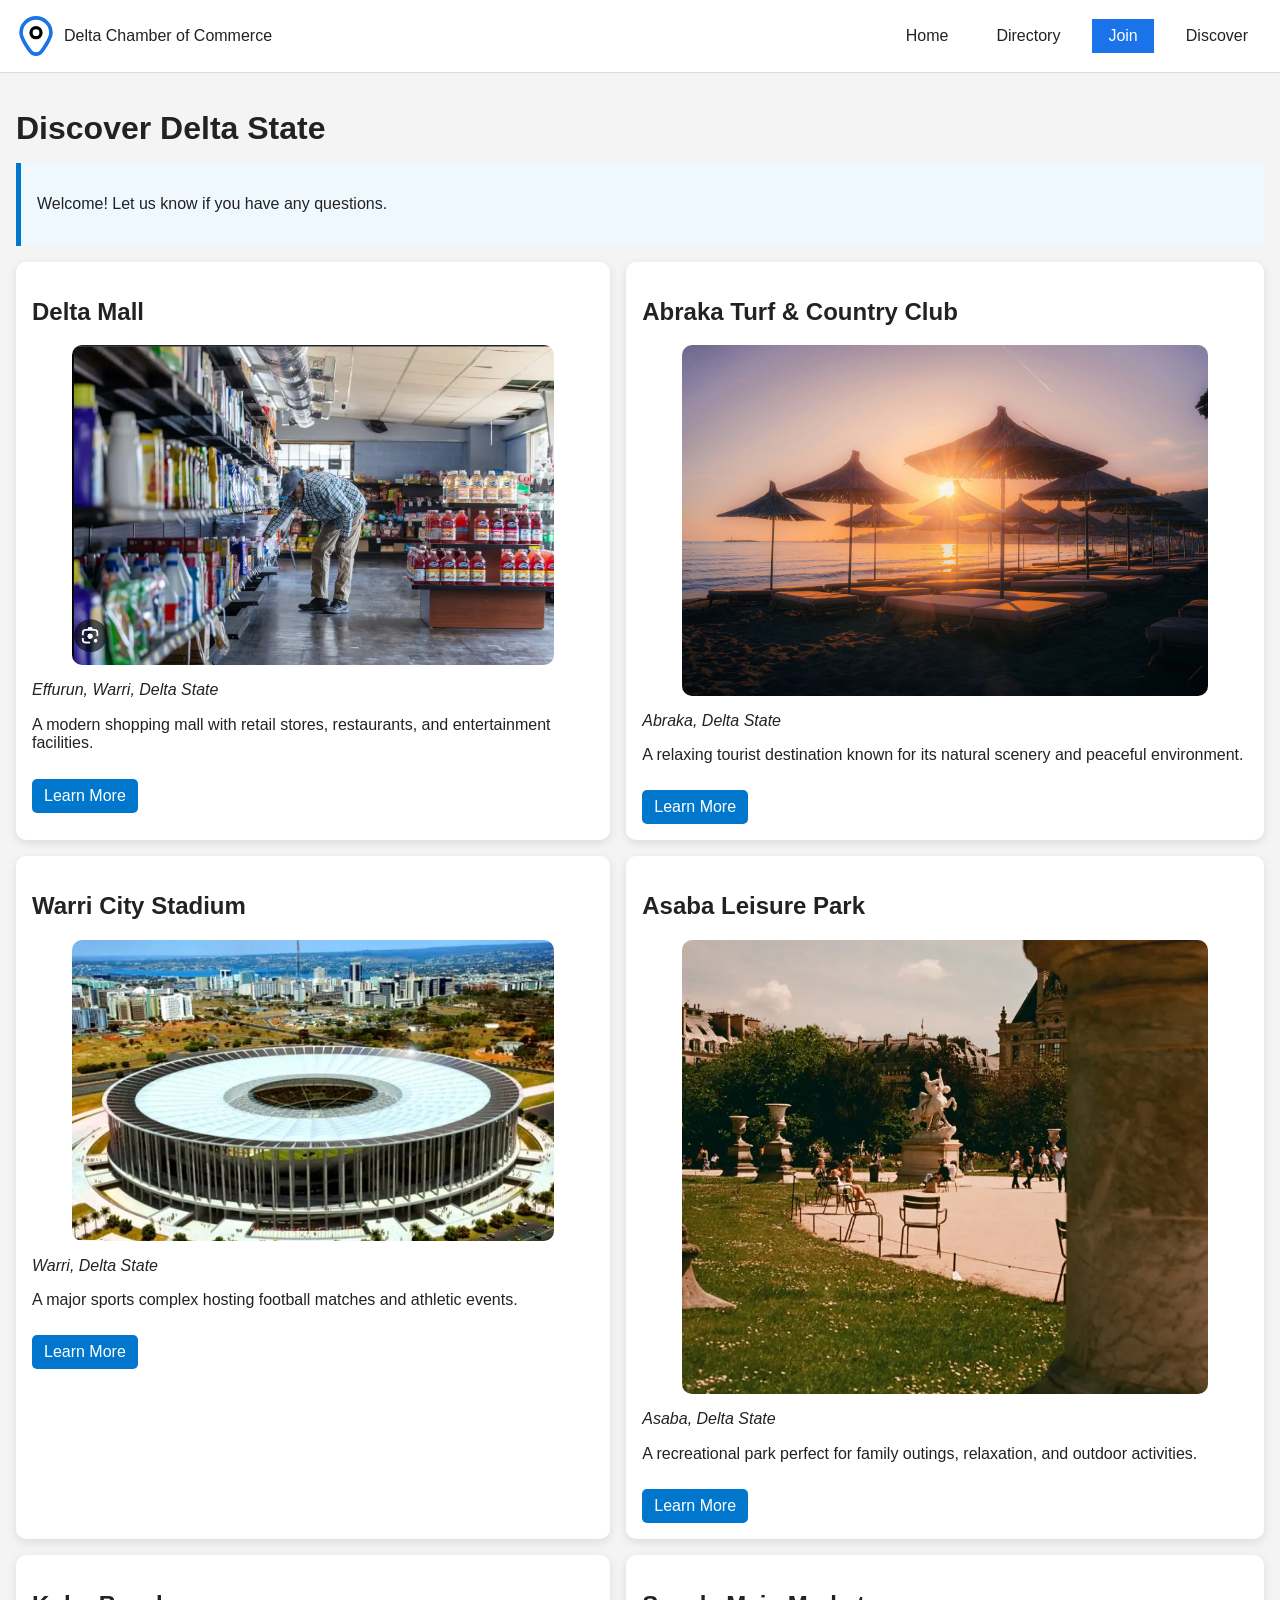
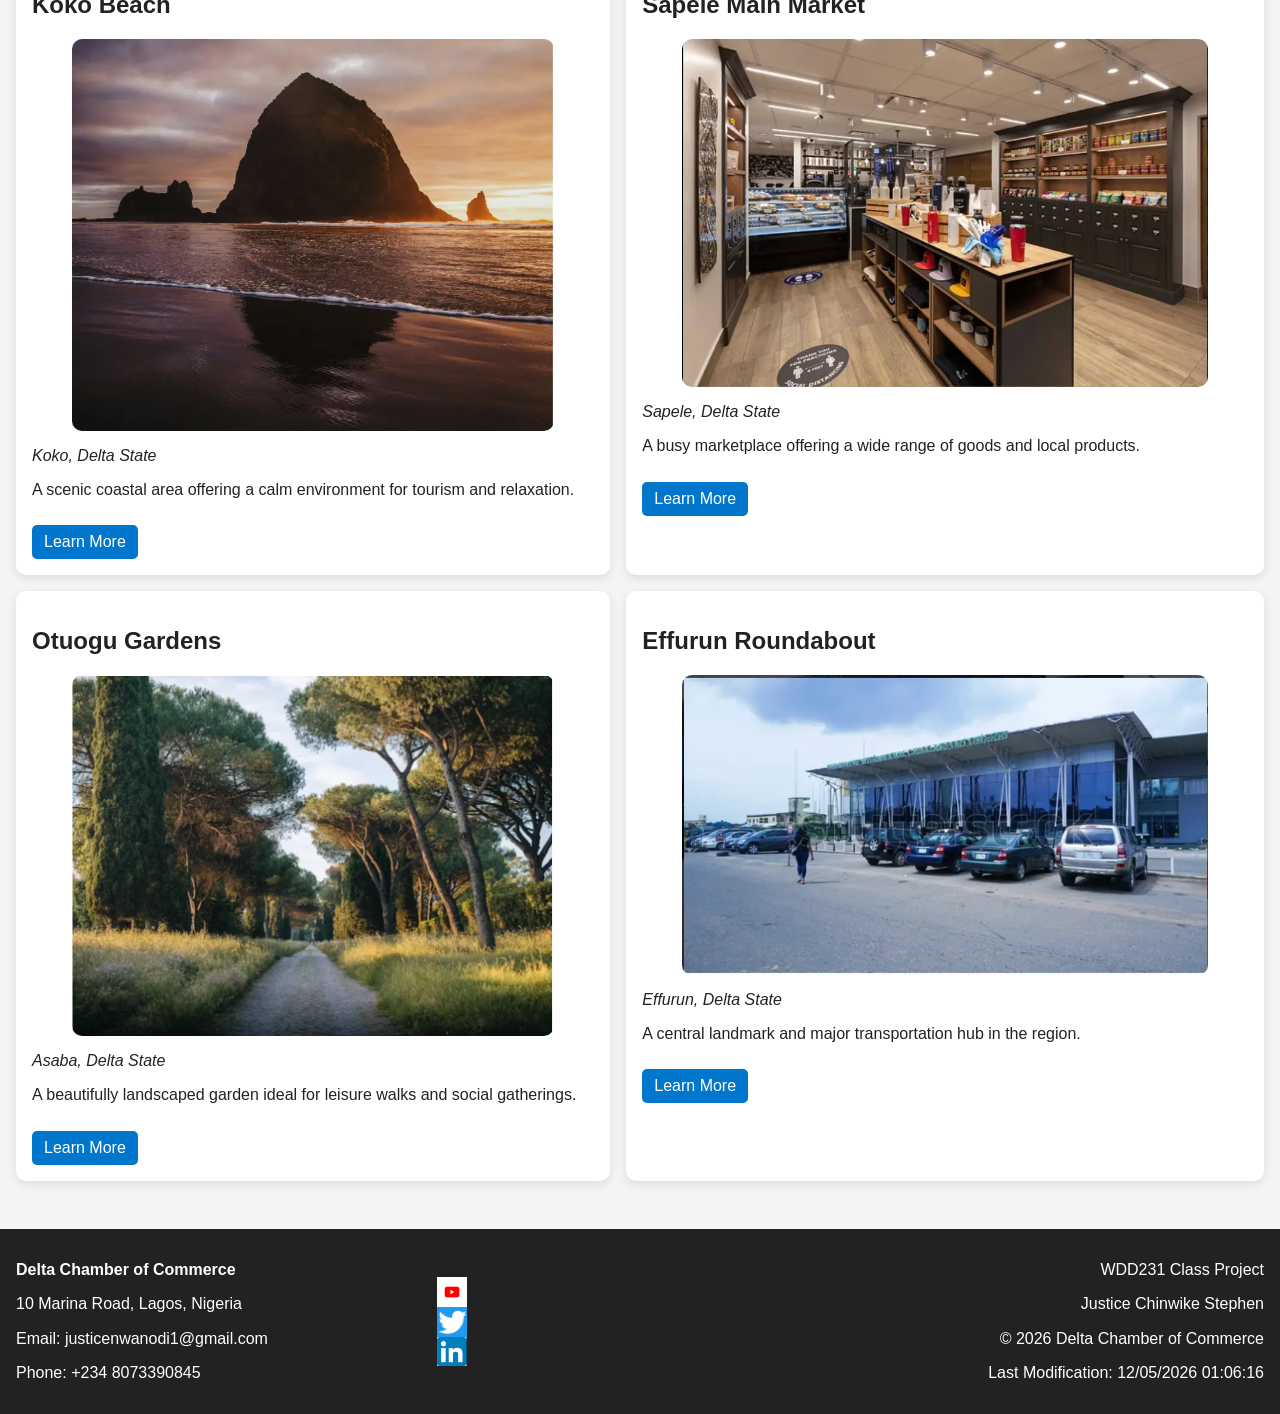
<file: chamber/discover.html>
<!DOCTYPE html>
<html lang="en">
<head>
    <meta charset="UTF-8">
    <meta name="viewport" content="width=device-width, initial-scale=1.0">

    <title>Discover | Delta Chamber of Commerce</title>
    <meta name="description" content="Apply to join the Delta Chamber of Commerce for better experience.">
    <meta name="author" content="Justice Chinwike Stephen">

    <!-- Favicon -->
    <link rel="icon" href="images/marker.svg">

    <!-- CSS -->
    <link rel="stylesheet" href="styles/normalize.css">
    <link rel="stylesheet" href="styles/small.css">
    <link rel="stylesheet" href="styles/large.css">
    <link rel="stylesheet" href="styles/medium.css">

    <!-- JS -->
    <script src="scripts/main.js" defer></script>
    <script type="module" src="scripts/discover.js"></script>
</head>

<body>

    <!-- HEADER -->
    <header>
        <div class="logo">
            <img src="images/marker.svg" alt="Delta Chamber Logo">
            <span>Delta Chamber of Commerce</span>
        </div>

        <button id="menuBtn">☰</button>

        <nav id="navMenu">
            <ul>
                <li><a href="index.html">Home</a></li>
                <li><a href="directory.html">Directory</a></li>
                <li><a href="join.html" class="active">Join</a></li>
                <li><a href="discover.html">Discover</a></li>
            </ul>
        </nav>
    </header>

    <!-- MAIN CONTENT -->
    <main>

        <h1>Discover Delta State</h1>

        <!-- VISIT MESSAGE -->
        <section class="visit-message">
            <p id="visitMessage"></p>
        </section>

        <!-- DISCOVER GRID -->
        <section class="discover-grid" id="discoverContainer">
            <!-- Cards will be inserted dynamically -->
        </section>

    </main>

    <!-- FOOTER (same as index.html) -->
    <footer>
        <div class="footer-container">

            <div class="contact">
                <p><strong>Delta Chamber of Commerce</strong></p>
                <p>10 Marina Road, Lagos, Nigeria</p>
                <p>Email: justicenwanodi1@gmail.com</p>
                <p>Phone: +234 8073390845</p>
            </div>

            <div class="social">
                <a href="https://www.youtube.com/" target="_blank" rel="noopener">
                    <img src="images/youtube-logo.avif" alt="YouTube">
                </a>
                <a href="https://twitter.com/" target="_blank" rel="noopener">
                    <img src="images/twitter-logo.avif" alt="Twitter">
                </a>
                <a href="https://www.linkedin.com/" target="_blank" rel="noopener">
                    <img src="images/linkedin-logo.avif" alt="LinkedIn">
                </a>
            </div>

            <div class="dev-info">
                <p>WDD231 Class Project</p>
                <p>Justice Chinwike Stephen</p>
                <p>&copy; <span id="year"></span> Delta Chamber of Commerce</p>
                <p>Last Modification: <span id="lastModified"></span></p>
            </div>

        </div>
    </footer>

</body>
</html>
</file>
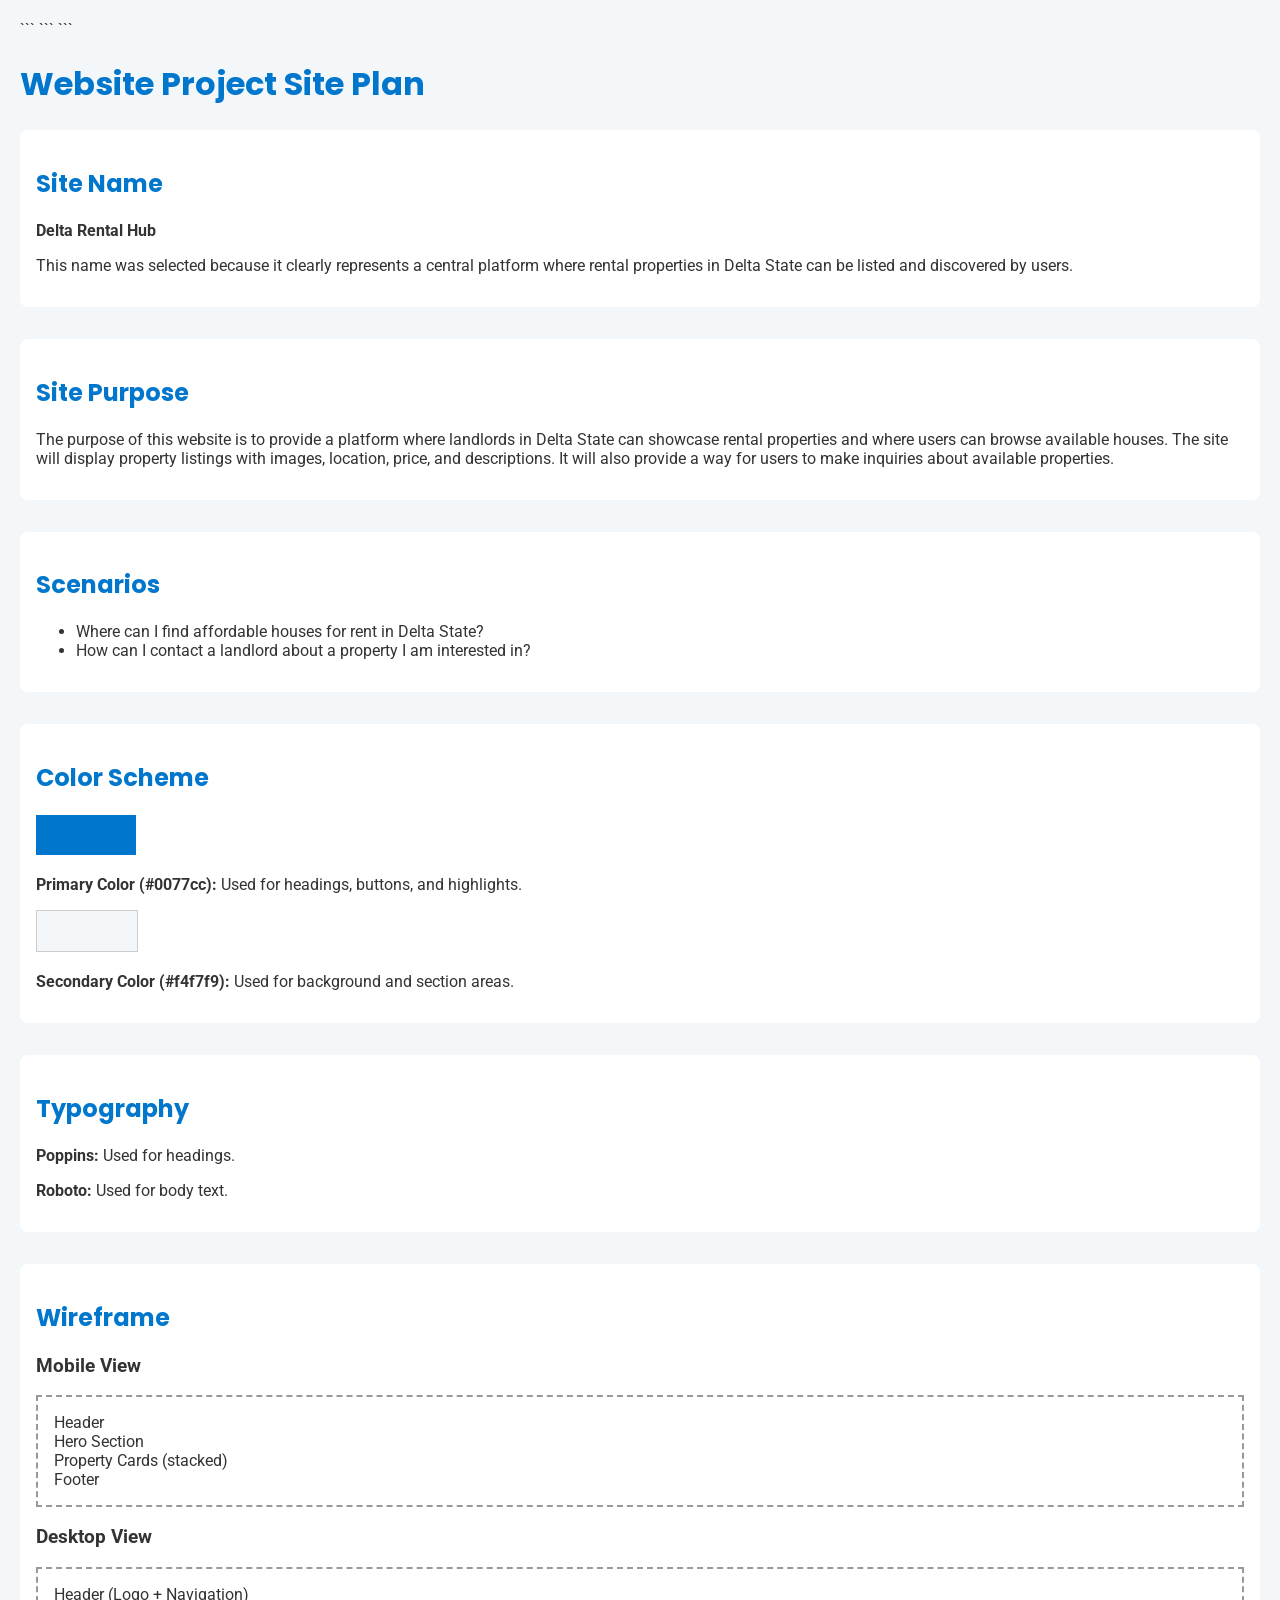
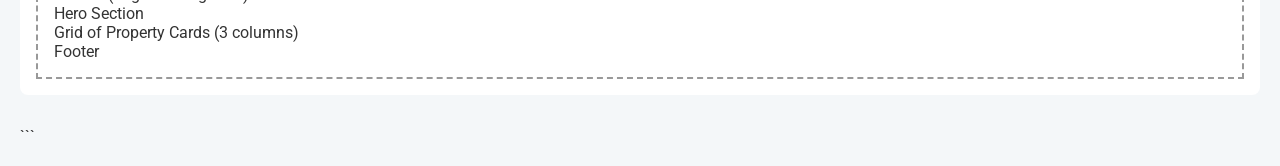
<file: project/site-plan.html>
<!DOCTYPE html>

<html lang="en">
<head>
    <meta charset="UTF-8">
    <meta name="viewport" content="width=device-width, initial-scale=1.0">
    <title>Site Plan - Delta Rental Hub</title>

```
<!-- Google Fonts -->
<link href="https://fonts.googleapis.com/css2?family=Poppins&family=Roboto&display=swap" rel="stylesheet">

<style>
    body {
        font-family: 'Roboto', sans-serif;
        margin: 20px;
        background-color: #f4f7f9;
        color: #333;
    }

    h1, h2 {
        font-family: 'Poppins', sans-serif;
        color: #0077cc;
    }

    section {
        margin-bottom: 2rem;
        padding: 1rem;
        background: #ffffff;
        border-radius: 8px;
    }

    .color-box {
        display: inline-block;
        width: 100px;
        height: 40px;
        margin-right: 10px;
    }

    .primary {
        background: #0077cc;
    }

    .secondary {
        background: #f4f7f9;
        border: 1px solid #ccc;
    }

    .wireframe {
        border: 2px dashed #999;
        padding: 1rem;
        margin-top: 1rem;
    }
</style>
```

</head>

<body>

```
<h1>Website Project Site Plan</h1>

<!-- SITE NAME -->
<section>
    <h2>Site Name</h2>
    <p><strong>Delta Rental Hub</strong></p>
    <p>This name was selected because it clearly represents a central platform where rental properties in Delta State can be listed and discovered by users.</p>
</section>

<!-- SITE PURPOSE -->
<section>
    <h2>Site Purpose</h2>
    <p>The purpose of this website is to provide a platform where landlords in Delta State can showcase rental properties and where users can browse available houses. The site will display property listings with images, location, price, and descriptions. It will also provide a way for users to make inquiries about available properties.</p>
</section>

<!-- SCENARIOS -->
<section>
    <h2>Scenarios</h2>
    <ul>
        <li>Where can I find affordable houses for rent in Delta State?</li>
        <li>How can I contact a landlord about a property I am interested in?</li>
    </ul>
</section>

<!-- COLOR SCHEME -->
<section>
    <h2>Color Scheme</h2>
    <div class="color-box primary"></div>
    <p><strong>Primary Color (#0077cc):</strong> Used for headings, buttons, and highlights.</p>

    <div class="color-box secondary"></div>
    <p><strong>Secondary Color (#f4f7f9):</strong> Used for background and section areas.</p>
</section>

<!-- TYPOGRAPHY -->
<section>
    <h2>Typography</h2>
    <p><strong>Poppins:</strong> Used for headings.</p>
    <p><strong>Roboto:</strong> Used for body text.</p>
</section>

<!-- WIREFRAME -->
<section>
    <h2>Wireframe</h2>

    <h3>Mobile View</h3>
    <div class="wireframe">
        Header<br>
        Hero Section<br>
        Property Cards (stacked)<br>
        Footer
    </div>

    <h3>Desktop View</h3>
    <div class="wireframe">
        Header (Logo + Navigation)<br>
        Hero Section<br>
        Grid of Property Cards (3 columns)<br>
        Footer
    </div>
</section>
```

</body>
</html>
</file>
<file: chamber/styles/small.css>
/* ===== ROOT VARIABLES ===== */
:root {
    --primary-color: #1a73e8;
    --secondary-color: #333;
    --background-color: #f4f4f4;
    --text-color: #222;
}

/* ===== GLOBAL ===== */
body {
    font-family: Arial, Helvetica, sans-serif;
    margin: 0;
    background-color: var(--background-color);
    color: var(--text-color);
}

img {
    max-width: 100%;
    display: block;
}

/* ===== HEADER ===== */
header {
    display: flex;
    justify-content: space-between;
    align-items: center;
    padding: 1rem;
    background: white;
    border-bottom: 1px solid #ddd;
}

.logo {
    display: flex;
    align-items: center;
    gap: 0.5rem;
}

.logo img {
    width: 40px;
    height: auto;
}

#menuBtn {
    font-size: 1.5rem;
    background: none;
    border: none;
    cursor: pointer;
}

/* ===== NAVIGATION ===== */
nav {
    display: none;
}

nav.open {
    display: block;
}

nav ul {
    list-style: none;
    padding: 0;
    margin: 0;
}

nav li {
    border-bottom: 1px solid #ddd;
}

nav a {
    display: block;
    padding: 0.75rem;
    text-decoration: none;
    color: var(--text-color);
}

nav a:hover,
nav a.active {
    background-color: var(--primary-color);
    color: white;
}

/* ===== MAIN ===== */
main {
    padding: 1rem;
}

h1 {
    margin-bottom: 1rem;
}

/* ===== VIEW TOGGLE ===== */
.view-toggle {
    display: flex;
    gap: 1rem;
    margin-bottom: 1rem;
}

.view-toggle button {
    padding: 0.5rem 1rem;
    border: none;
    background: var(--secondary-color);
    color: white;
    cursor: pointer;
}

/* ===== DIRECTORY ===== */
#directory.grid {
    display: grid;
    grid-template-columns: 1fr;
    gap: 1rem;
}

/* CARD STYLE */
.card {
    background: white;
    padding: 1rem;
    border-radius: 8px;
    box-shadow: 0 0 5px rgba(0,0,0,0.1);
    display: flex;
    align-items: center;
    gap: 1rem;
}

.card img {
    width: 80px;
    height: 80px;
    object-fit: contain;
    flex-shrink: 0;
}

.card h3 {
    margin: 0.5rem 0;
}

.card p {
    margin: 0.25rem 0;
}

/* ===== LIST VIEW ===== */
#directory.list {
    display: flex;
    flex-direction: column;
}

#directory.list .card {
    display: flex;
    gap: 1rem;
    align-items: center;
}

/* ===== FOOTER ===== */
footer {
    background: #222;
    color: white;
    padding: 1rem;
    margin-top: 2rem;
}

.footer-container {
    display: flex;
    flex-direction: column;
    gap: 1rem;
}

footer img {
    width: 30px;
}

/*===== Home page Styling =====*/
#navMenu {
    display: none;
}

#navMenu.open {
    display: block;
}

/* Spotlight cards */
.spotlight-card {
    border: 1px solid #ccc;
    padding: 1rem;
    margin: 1rem 0;
    text-align: center;
}

.spotlight-card img {
    max-width: 100px;
}

/* SPOTLIGHT GRID */
#spotlight-container {
    display: grid;
    gap: 1rem;
    padding: 1rem;
}

/* DESKTOP VIEW */
@media (min-width: 768px) {
    #spotlight-container {
        grid-template-columns: repeat(3, 1fr);
    }
}

/* CARD STYLE */
.spotlight-card {
    border-radius: 12px;
    overflow: hidden;
    background: #fff;
    box-shadow: 0 4px 12px rgba(0,0,0,0.1);
    transition: transform 0.3s ease, box-shadow 0.3s ease;
}

/* HOVER EFFECT */
.spotlight-card:hover {
    transform: translateY(-5px);
    box-shadow: 0 8px 20px rgba(0,0,0,0.15);
}

/* HEADER */
.card-header {
    text-align: center;
    padding: 1rem;
}

.card-header img {
    max-width: 80px;
    margin-bottom: 0.5rem;
}

/* BODY */
.card-body {
    padding: 1rem;
    text-align: center;
}

.card-body .tagline {
    font-style: italic;
    color: #555;
    margin-bottom: 0.5rem;
}

/* FOOTER */
.card-footer {
    text-align: center;
    padding: 0.5rem;
    font-weight: bold;
    color: #fff;
}

/* GOLD STYLE */
.gold {
    background: linear-gradient(135deg, gold, #d4af37);
}

/* SILVER STYLE */
.silver {
    background: linear-gradient(135deg, #ccc, #999);
}


/*===== Join Page Styling =====*/
/* MEMBERSHIP CARDS */
.membership-cards {
    display: grid;
    gap: 1rem;
    margin-top: 2rem;
}

.card {
    padding: 1rem;
    border-radius: 10px;
    background: #fff;
    box-shadow: 0 4px 10px rgba(0,0,0,0.1);
    text-align: center;

    /* Animation */
    opacity: 0;
    transform: translateY(20px);
    animation: fadeIn 1s forwards;
}

/* Delay animation for each card */
.card:nth-child(1) { animation-delay: 0.2s; }
.card:nth-child(2) { animation-delay: 0.4s; }
.card:nth-child(3) { animation-delay: 0.6s; }
.card:nth-child(4) { animation-delay: 0.8s; }

/* Animation keyframes */
@keyframes fadeIn {
    to {
        opacity: 1;
        transform: translateY(0);
    }
}

/* MODAL */
.modal {
    display: none;
    position: fixed;
    top: 0;
    left: 0;
    width: 100%;
    height: 100%;
    background: rgba(0,0,0,0.5);
}

.modal-content {
    background: #fff;
    margin: 10% auto;
    padding: 1rem;
    width: 80%;
    max-width: 400px;
    border-radius: 10px;
}

.close {
    float: right;
    cursor: pointer;
    font-size: 20px;
}

/* Form Section */
/* FORM LAYOUT */
.join-form {
    display: flex;
    flex-direction: column;
    gap: 1rem;
    padding: 1rem;
}

/* FORM GROUP */
.form-group label {
    display: flex;
    flex-direction: column;
    font-weight: 500;
}

/* INPUTS */
.join-form input,
.join-form select,
.join-form textarea {
    padding: 0.5rem;
    border-radius: 6px;
    border: 1px solid #ccc;
    margin-top: 0.3rem;
    font-size: 1rem;
}

/* FOCUS EFFECT */
.join-form input:focus,
.join-form select:focus,
.join-form textarea:focus {
    outline: none;
    border-color: #0077cc;
}

/* BUTTON */
.submit-btn {
    background: #0077cc;
    color: #fff;
    border: none;
    padding: 0.7rem;
    border-radius: 6px;
    cursor: pointer;
    font-size: 1rem;
}

.submit-btn:hover {
    background: #005fa3;
}

/* Join Page Styling*/
.thankyou {
    max-width: 600px;
    margin: 2rem auto;
    padding: 1rem;
    background: #fff;
    border-radius: 10px;
    box-shadow: 0 4px 10px rgba(0,0,0,0.1);
}

.thankyou p {
    margin: 0.5rem 0;
}

/*===== Making the Join page Appear More Professional =====*/

/* Two column design (Moves membeship card to right and form in the left) */
.join-container {
    display: grid;
    gap: 2rem;
}

/* Desktop layout */
@media (min-width: 768px) {
    .join-container {
        grid-template-columns: 1fr 1fr;
        align-items: start;
    }
}

/* Form styling: Improves readability and spacing */
.join-form {
    background: #fff;
    padding: 1.5rem;
    border-radius: 12px;
    box-shadow: 0 4px 12px rgba(0,0,0,0.08);
}

.form-group {
    margin-bottom: 1rem;
}

.join-form input,
.join-form select,
.join-form textarea {
    width: 100%;
}

/*  MEMBERSHIP CARDS SECTION: Uses grid layout for clean alignment */
.membership-cards {
    display: grid;
    gap: 1rem;
}

.card {
    padding: 1rem;
    border-radius: 12px;
    background: #f9f9f9;
    box-shadow: 0 3px 10px rgba(0,0,0,0.1);
    transition: transform 0.3s ease;
}

.card:hover {
    transform: translateY(-5px);
}

/* CARD ENTRY ANIMATION. Makes cards fade in smoothly. Runs on page load */
.card {
    opacity: 0;
    transform: translateY(20px);
    animation: fadeUp 0.6s forwards;
}

.card:nth-child(1) { animation-delay: 0.2s; }
.card:nth-child(2) { animation-delay: 0.4s; }
.card:nth-child(3) { animation-delay: 0.6s; }
.card:nth-child(4) { animation-delay: 0.8s; }

@keyframes fadeUp {
    to {
        opacity: 1;
        transform: translateY(0);
    }
}

/*  BUTTON STYLING. Applies to submit button. Also used by membership cards */
.submit-btn,
.card button {
    background: #0077cc;
    color: white;
    border: none;
    padding: 0.6rem 1rem;
    border-radius: 6px;
    cursor: pointer;
}

.submit-btn:hover,
.card button:hover {
    background: #005fa3;
}

/*====== Styling for Discover Page ======*/
/* =========================================
   DISCOVER PAGE GRID - SMALL SCREENS
   - Each card takes full width
========================================= */
.discover-grid {
    display: grid;
    gap: 1rem;

    grid-template-areas:
        "card1"
        "card2"
        "card3"
        "card4"
        "card5"
        "card6"
        "card7"
        "card8";
}

/* =========================================
   DISCOVER CARD DESIGN
========================================= */
.discover-card {
    background: #fff;
    padding: 1rem;
    border-radius: 10px;
    box-shadow: 0 3px 10px rgba(0,0,0,0.1);
}

/* Image styling */
.discover-card img {
    width: 100%;
    border-radius: 10px;
}

/* =========================================
   VISIT MESSAGE BOX
========================================= */
.visit-message {
    background: #f0f8ff;
    padding: 1rem;
    margin-bottom: 1rem;
    border-left: 5px solid #0077cc;
}

/* =========================================
   IMAGE HOVER EFFECT (ONLY DESKTOP)
========================================= */
@media (min-width: 641px) {
    .discover-card img:hover {
        transform: scale(1.05);
        filter: brightness(1.1);
        transition: 0.3s ease;
    }
}

.discover-card button {
    margin-top: 10px;
    padding: 8px 12px;
    border: none;
    background: #0077cc;
    color: white;
    border-radius: 5px;
    cursor: pointer;
}

.discover-card button:hover {
    background: #005599;
}
</file>
<file: chamber/styles/large.css>
@media (min-width: 768px) {

    /* ===== NAVIGATION ===== */
    #menuBtn {
        display: none;
    }

    nav {
        display: block !important;
    }

    nav ul {
        display: flex;
        gap: 1rem;
    }

    nav li {
        border: none;
    }

    nav a {
        padding: 0.5rem 1rem;
    }

    /* ===== DIRECTORY GRID ===== */
    #directory.grid {
        grid-template-columns: repeat(3, 1fr);
    }

    /* ===== FOOTER ===== */
    .footer-container {
        flex-direction: row;
        justify-content: space-between;
        align-items: center;
    }

    .contact, .social, .dev-info {
        flex: 1;
    }

    .social {
        text-align: center;
    }

    .dev-info {
        text-align: right;
    }
}

/* =========================================
   LARGE SCREENS
   - 4 cards per row using grid areas
========================================= */
@media (min-width: 1025px) {

    .discover-grid {
        display: grid;
        gap: 1rem;

        grid-template-areas:
            "card1 card2 card3 card4"
            "card5 card6 card7 card8";
    }

}
</file>
<file: chamber/styles/medium.css>
/* =========================================
   MEDIUM SCREENS
   - 2 cards per row using grid areas
========================================= */
@media (min-width: 641px) {

    .discover-grid {
        display: grid;
        gap: 1rem;

        grid-template-areas:
            "card1 card2"
            "card3 card4"
            "card5 card6"
            "card7 card8";
    }

}
</file>
